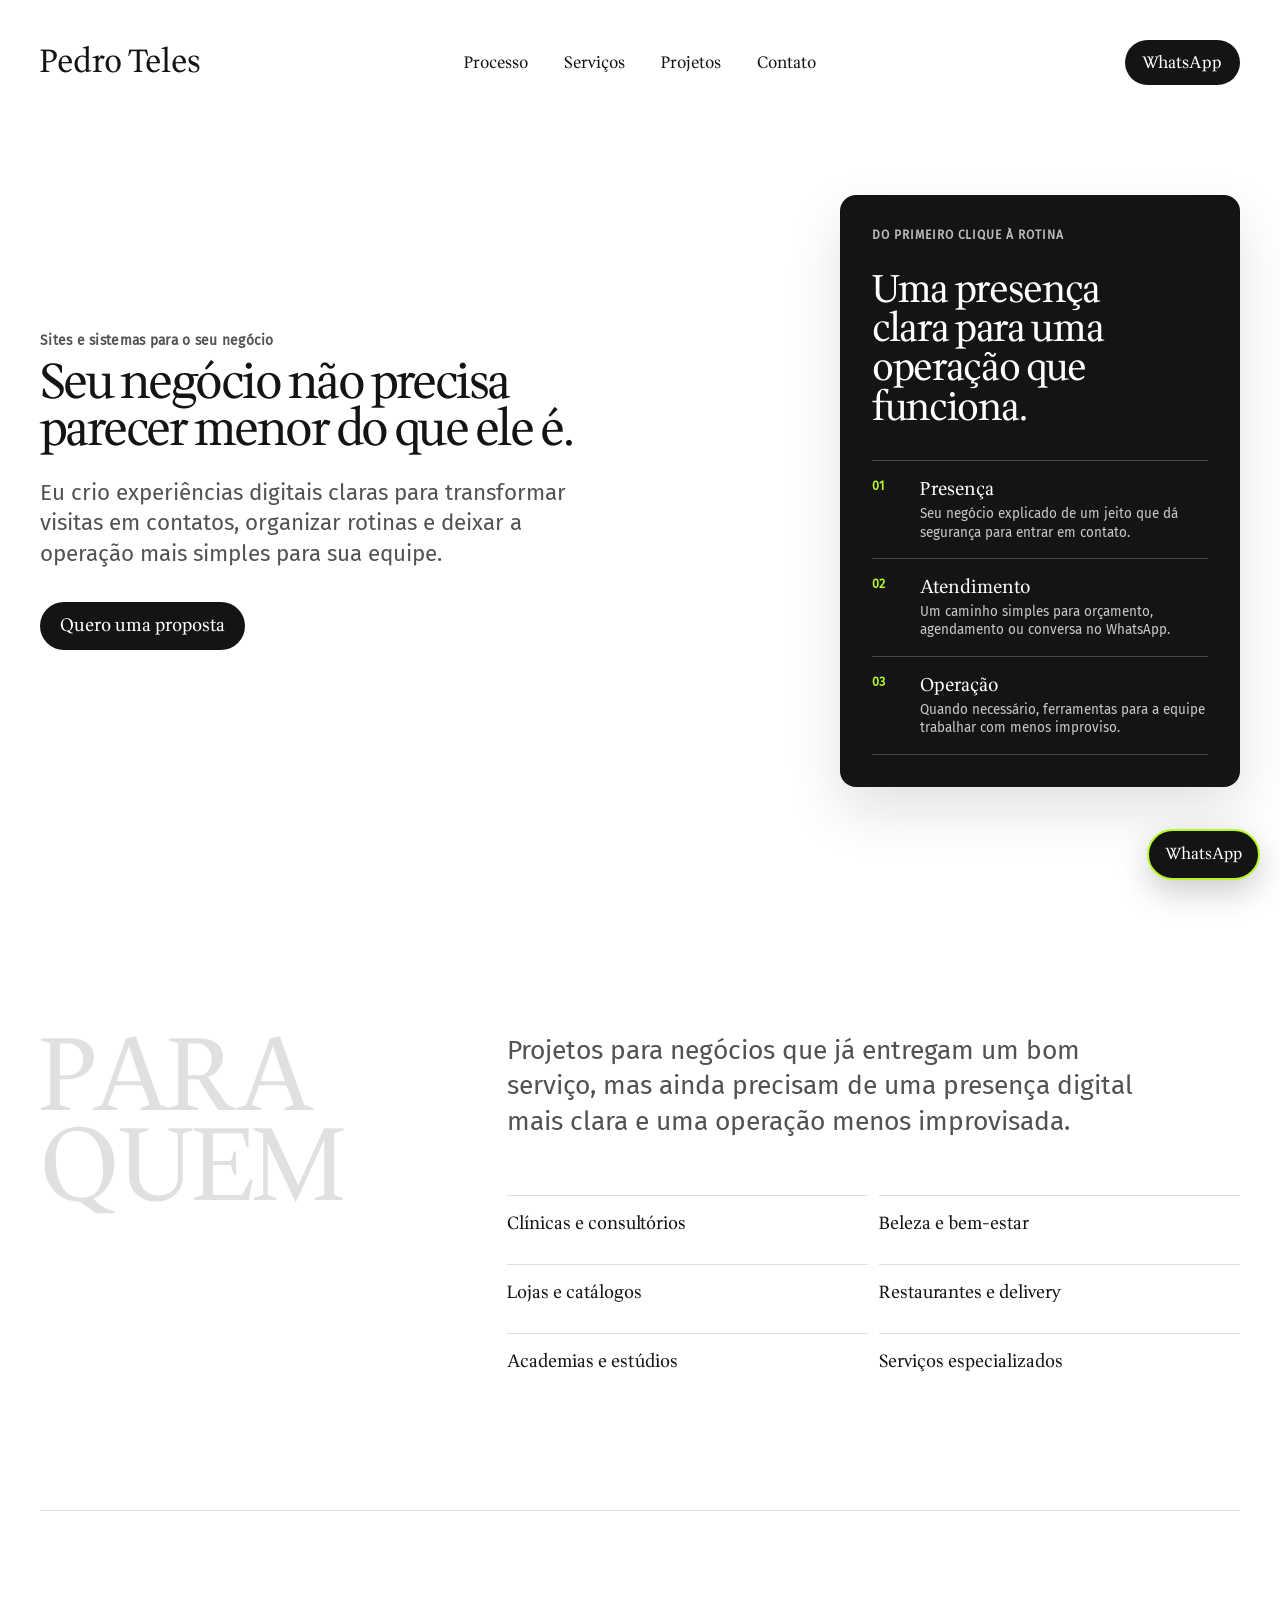
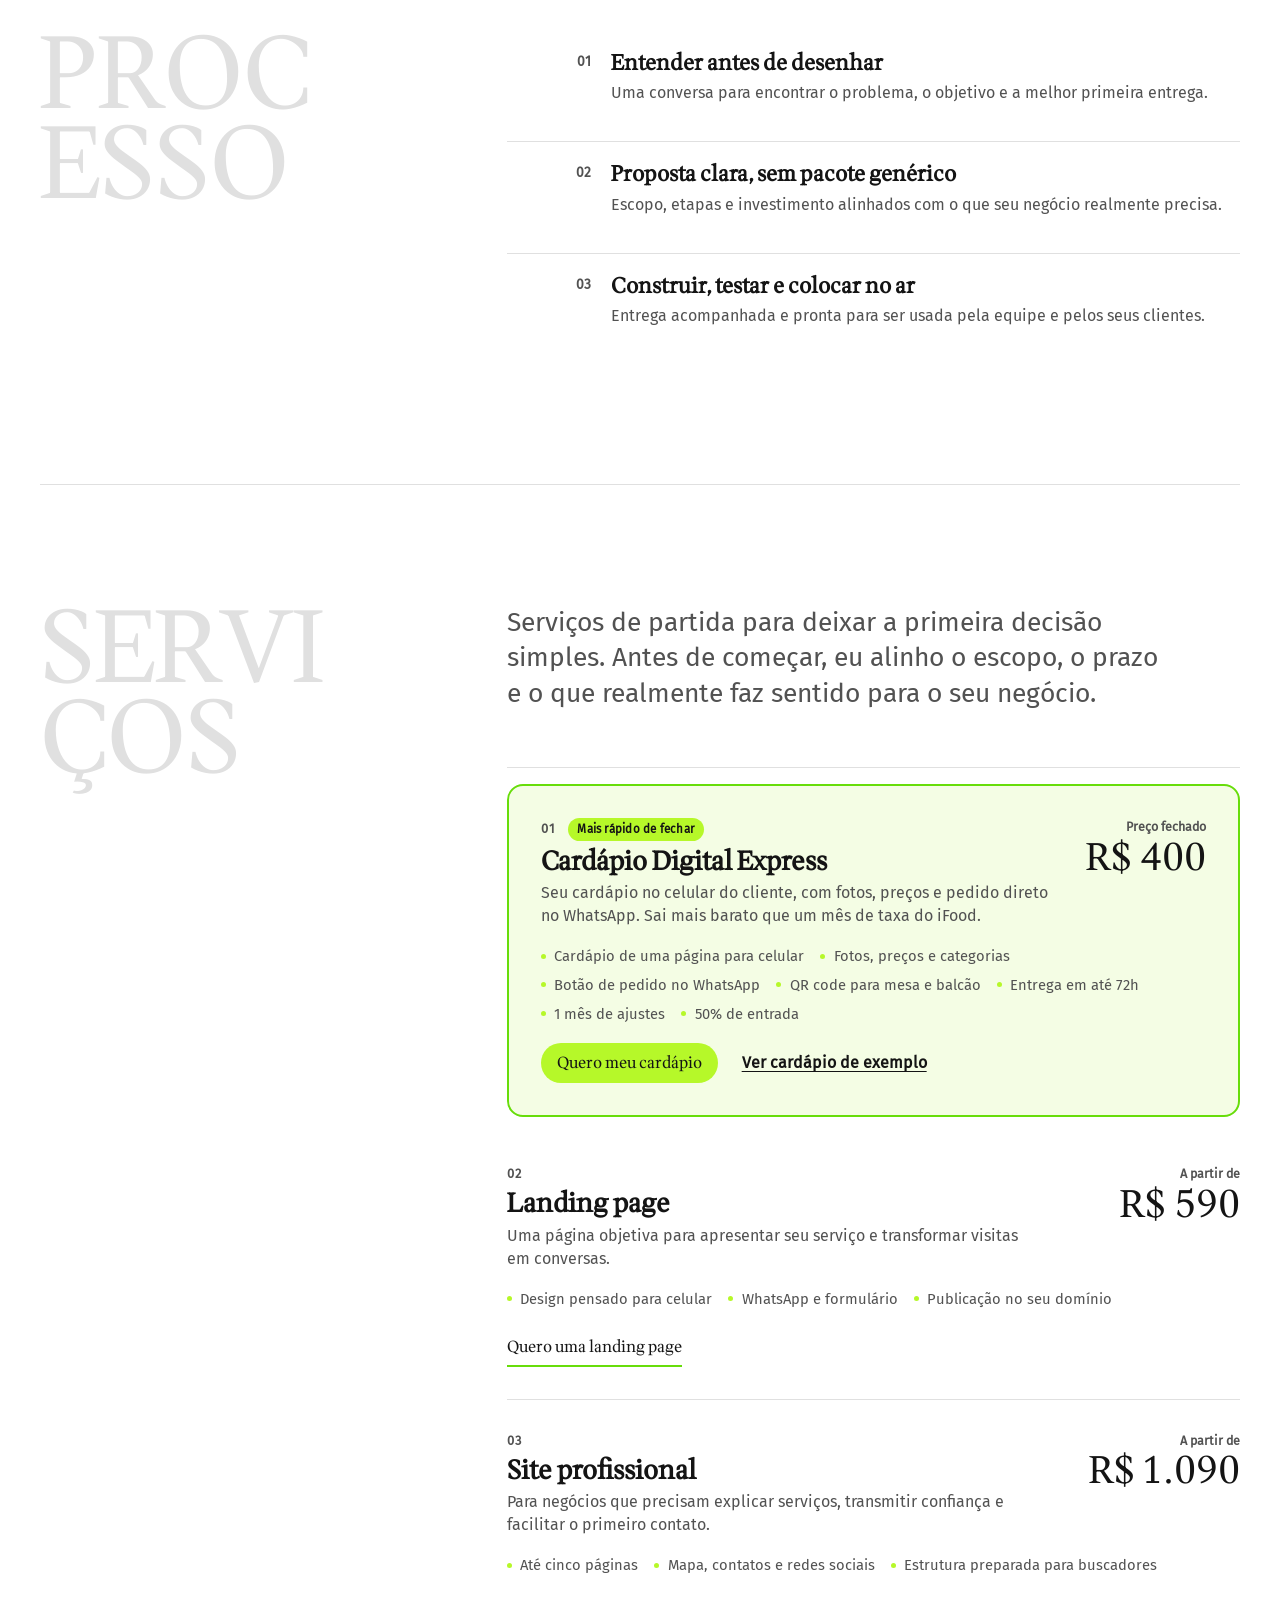
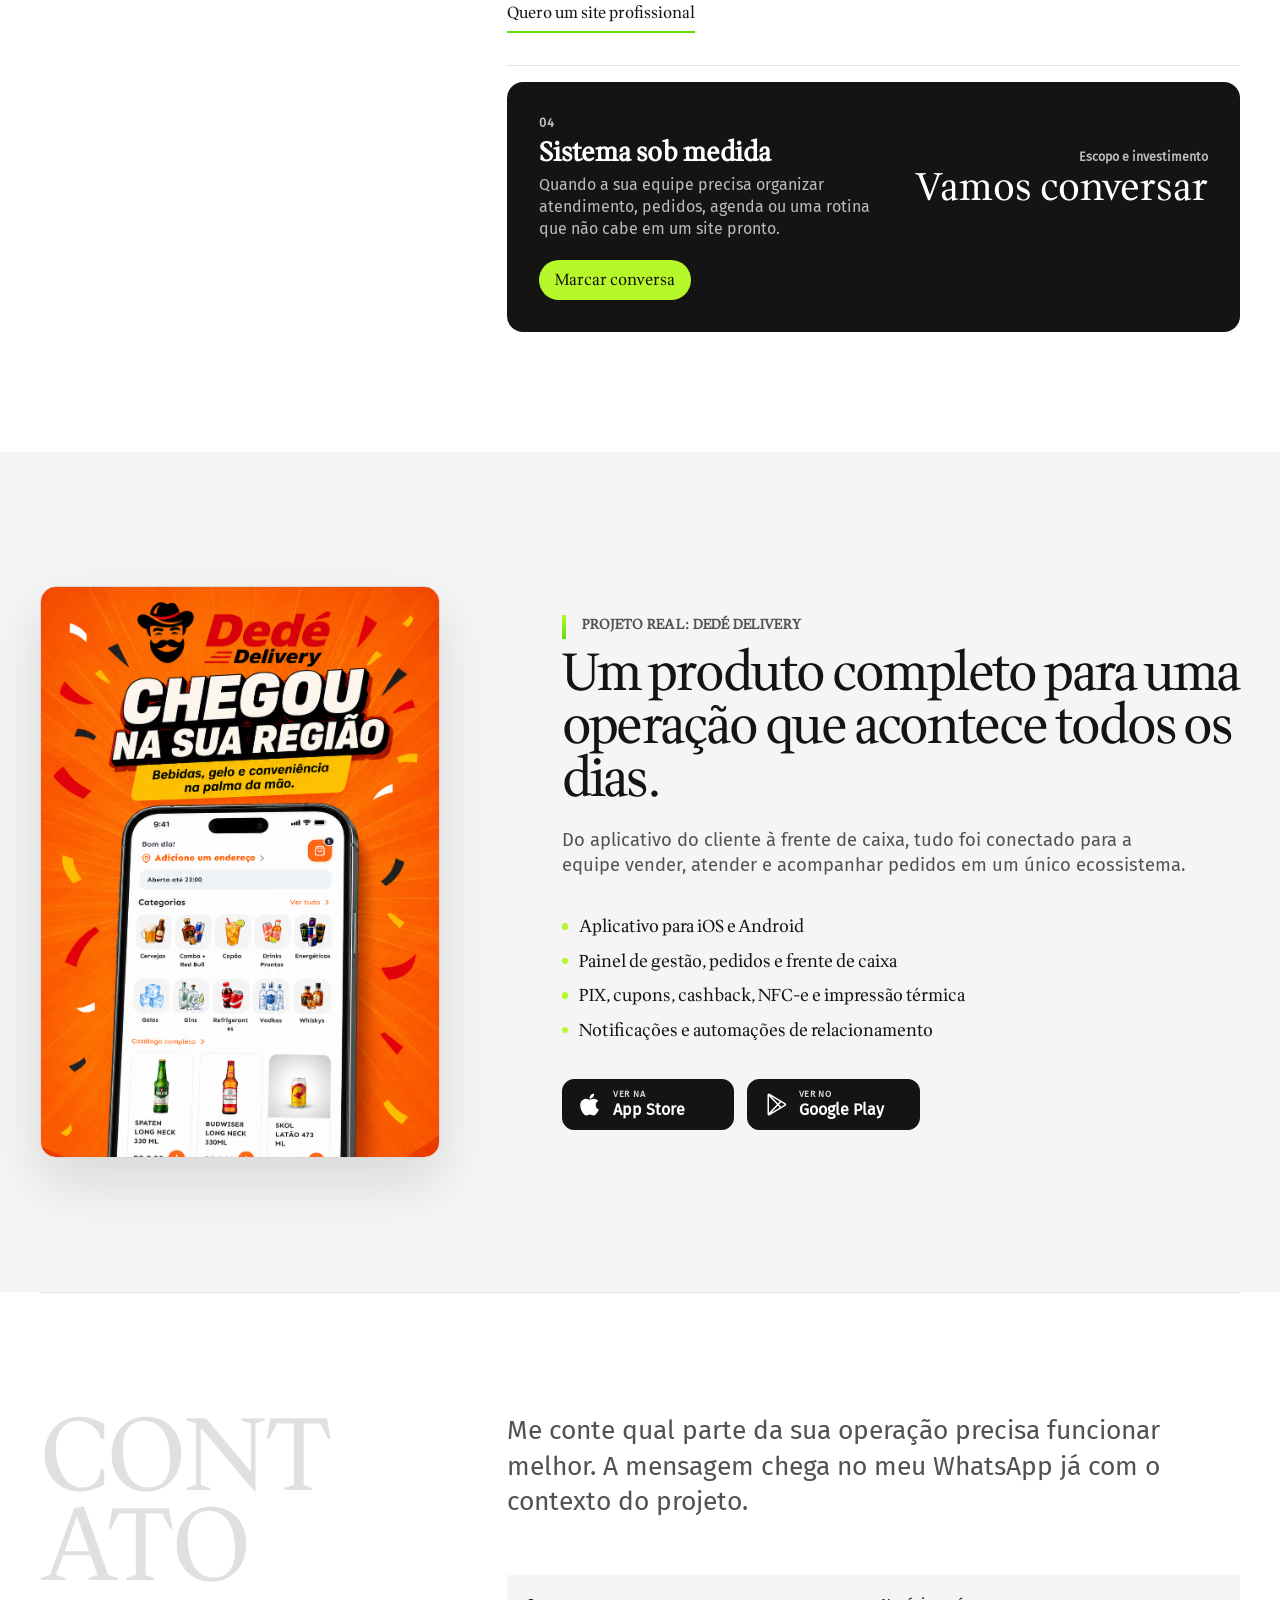
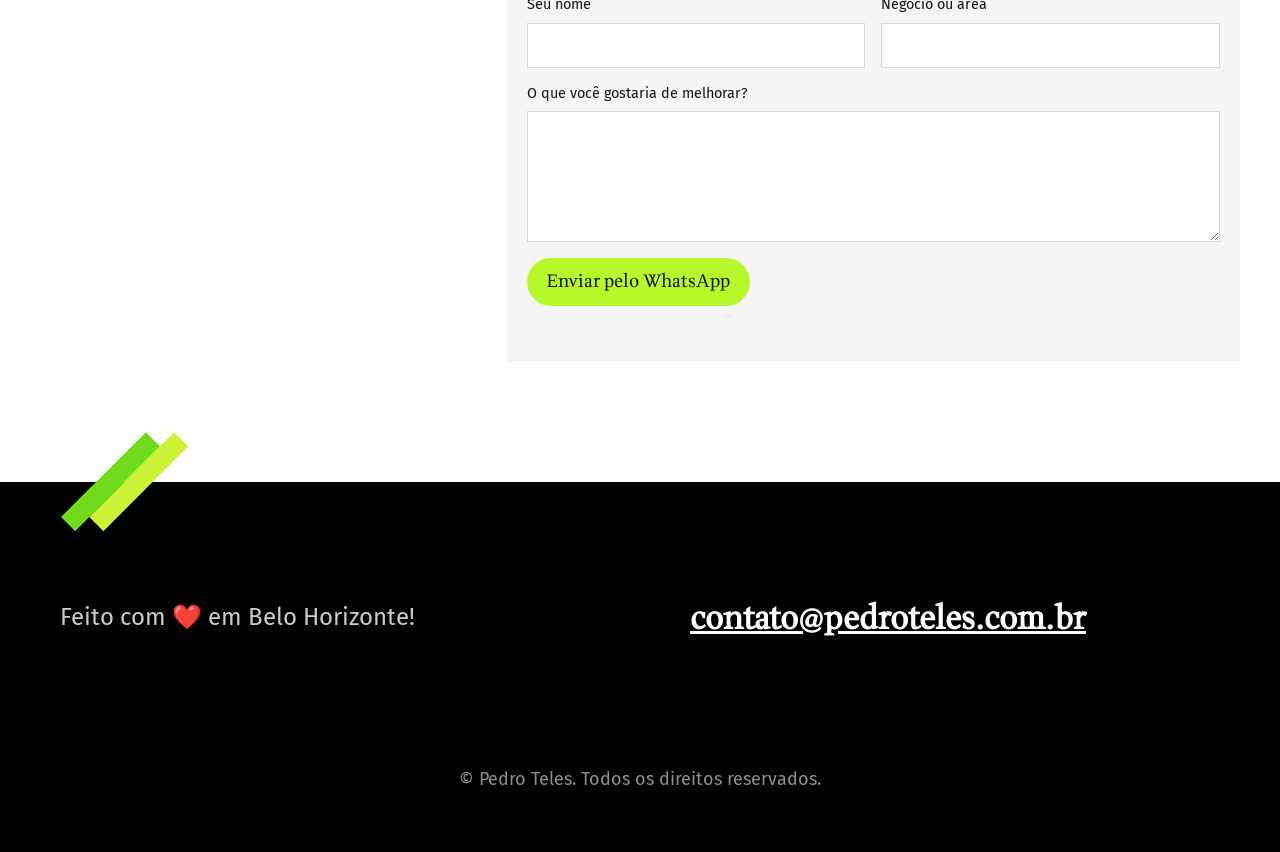
<file: sites/negocios-locais/index.html>
<!doctype html>
<html lang="pt-BR">
  <head>
    <meta charset="UTF-8" />
    <meta name="viewport" content="width=device-width, initial-scale=1.0" />
    <meta
      name="description"
      content="Pedro Teles cria sites, landing pages e sistemas sob medida para negócios locais venderem melhor e trabalharem com mais organização."
    />
    <link rel="icon" href="./favicon.svg" type="image/svg+xml" />
    <link rel="canonical" href="https://negocios.pedroteles.com.br/" />
    <meta property="og:locale" content="pt_BR" />
    <meta property="og:title" content="Pedro Teles | Sites e sistemas para o seu negócio" />
    <meta
      property="og:description"
      content="Sites que apresentam seu negócio, organizam o atendimento e transformam visitas em oportunidades."
    />
    <meta property="og:type" content="website" />
    <meta property="og:url" content="https://negocios.pedroteles.com.br/" />
    <meta name="twitter:card" content="summary" />
    <meta name="twitter:title" content="Pedro Teles | Sites e sistemas para o seu negócio" />
    <meta
      name="twitter:description"
      content="Sites que apresentam seu negócio, organizam o atendimento e transformam visitas em oportunidades."
    />
    <title>Pedro Teles | Sites e sistemas para o seu negócio</title>
    <link rel="stylesheet" href="./styles.css" />
    <script src="./script.js" defer></script>
  </head>
  <body>
    <a class="skip-link" href="#conteudo">Ir para o conteúdo</a>

    <header class="header">
      <a class="site-name" href="#inicio" aria-label="Pedro Teles, início">Pedro Teles</a>
      <nav aria-label="Navegação principal">
        <a href="#processo">Processo</a>
        <a href="#servicos">Serviços</a>
        <a href="#projeto">Projetos</a>
        <a href="#contato">Contato</a>
      </nav>
      <a class="header-contact" href="https://wa.me/5531986628694?text=Olá%2C%20Pedro.%20Quero%20conversar%20sobre%20um%20projeto." target="_blank" rel="noreferrer">WhatsApp</a>
    </header>

    <main id="conteudo">
      <section class="intro container" id="inicio">
        <div class="intro-copy reveal">
          <p class="overline">Sites e sistemas para o seu negócio</p>
          <h1>Seu negócio não precisa parecer menor do que ele é.</h1>
          <p class="intro-text">
            Eu crio experiências digitais claras para transformar visitas em contatos, organizar
            rotinas e deixar a operação mais simples para sua equipe.
          </p>
          <a class="primary-button" href="#contato">Quero uma proposta</a>
        </div>
        <aside class="intro-panel reveal" aria-labelledby="intro-panel-title">
          <p class="intro-panel-label">Do primeiro clique à rotina</p>
          <h2 id="intro-panel-title">Uma presença clara para uma operação que funciona.</h2>
          <ol class="intro-panel-list">
            <li>
              <span>01</span>
              <div>
                <strong>Presença</strong>
                <p>Seu negócio explicado de um jeito que dá segurança para entrar em contato.</p>
              </div>
            </li>
            <li>
              <span>02</span>
              <div>
                <strong>Atendimento</strong>
                <p>Um caminho simples para orçamento, agendamento ou conversa no WhatsApp.</p>
              </div>
            </li>
            <li>
              <span>03</span>
              <div>
                <strong>Operação</strong>
                <p>Quando necessário, ferramentas para a equipe trabalhar com menos improviso.</p>
              </div>
            </li>
          </ol>
        </aside>
      </section>

      <section class="fit container" aria-labelledby="fit-title">
        <h2 class="section-title" id="fit-title">Para quem</h2>
        <div class="fit-content">
          <p class="section-lead">
            Projetos para negócios que já entregam um bom serviço, mas ainda precisam de uma
            presença digital mais clara e uma operação menos improvisada.
          </p>
          <ul class="fit-list">
            <li>Clínicas e consultórios</li>
            <li>Beleza e bem-estar</li>
            <li>Lojas e catálogos</li>
            <li>Restaurantes e delivery</li>
            <li>Academias e estúdios</li>
            <li>Serviços especializados</li>
          </ul>
        </div>
      </section>

      <section class="process container" id="processo" aria-labelledby="process-title">
        <h2 class="section-title" id="process-title">Processo</h2>
        <ol class="process-list">
          <li class="reveal">
            <span>01</span>
            <div>
              <h3>Entender antes de desenhar</h3>
              <p>Uma conversa para encontrar o problema, o objetivo e a melhor primeira entrega.</p>
            </div>
          </li>
          <li class="reveal">
            <span>02</span>
            <div>
              <h3>Proposta clara, sem pacote genérico</h3>
              <p>Escopo, etapas e investimento alinhados com o que seu negócio realmente precisa.</p>
            </div>
          </li>
          <li class="reveal">
            <span>03</span>
            <div>
              <h3>Construir, testar e colocar no ar</h3>
              <p>Entrega acompanhada e pronta para ser usada pela equipe e pelos seus clientes.</p>
            </div>
          </li>
        </ol>
      </section>

      <section class="pricing container" id="servicos" aria-labelledby="pricing-title">
        <h2 class="section-title" id="pricing-title">Serviços</h2>
        <div class="pricing-content">
          <p class="section-lead">
            Serviços de partida para deixar a primeira decisão simples. Antes de começar, eu alinho
            o escopo, o prazo e o que realmente faz sentido para o seu negócio.
          </p>
          <div class="pricing-list">
            <article class="pricing-plan pricing-plan-featured reveal">
              <div>
                <p class="pricing-number">01 <span class="pricing-badge">Mais rápido de fechar</span></p>
                <h3>Cardápio Digital Express</h3>
                <p>
                  Seu cardápio no celular do cliente, com fotos, preços e pedido direto no
                  WhatsApp. Sai mais barato que um mês de taxa do iFood.
                </p>
              </div>
              <p class="pricing-price"><span>Preço fechado</span><strong>R$ 400</strong></p>
              <ul class="pricing-features">
                <li>Cardápio de uma página para celular</li>
                <li>Fotos, preços e categorias</li>
                <li>Botão de pedido no WhatsApp</li>
                <li>QR code para mesa e balcão</li>
                <li>Entrega em até 72h</li>
                <li>1 mês de ajustes</li>
                <li>50% de entrada</li>
              </ul>
              <div class="pricing-actions">
                <a
                  class="pricing-cta"
                  href="https://wa.me/5531986628694?text=Olá%2C%20Pedro.%20Tenho%20interesse%20no%20Cardápio%20Digital%20Express."
                  target="_blank"
                  rel="noreferrer"
                >Quero meu cardápio</a>
                <a class="pricing-demo" href="./demo-cardapio/">Ver cardápio de exemplo</a>
              </div>
            </article>

            <article class="pricing-plan reveal">
              <div>
                <p class="pricing-number">02</p>
                <h3>Landing page</h3>
                <p>
                  Uma página objetiva para apresentar seu serviço e transformar visitas em
                  conversas.
                </p>
              </div>
              <p class="pricing-price"><span>A partir de</span><strong>R$ 590</strong></p>
              <ul class="pricing-features">
                <li>Design pensado para celular</li>
                <li>WhatsApp e formulário</li>
                <li>Publicação no seu domínio</li>
              </ul>
              <a
                class="pricing-cta"
                href="https://wa.me/5531986628694?text=Olá%2C%20Pedro.%20Tenho%20interesse%20no%20plano%20Landing%20page."
                target="_blank"
                rel="noreferrer"
              >Quero uma landing page</a>
            </article>

            <article class="pricing-plan reveal">
              <div>
                <p class="pricing-number">03</p>
                <h3>Site profissional</h3>
                <p>
                  Para negócios que precisam explicar serviços, transmitir confiança e facilitar o
                  primeiro contato.
                </p>
              </div>
              <p class="pricing-price"><span>A partir de</span><strong>R$ 1.090</strong></p>
              <ul class="pricing-features">
                <li>Até cinco páginas</li>
                <li>Mapa, contatos e redes sociais</li>
                <li>Estrutura preparada para buscadores</li>
              </ul>
              <a
                class="pricing-cta"
                href="https://wa.me/5531986628694?text=Olá%2C%20Pedro.%20Tenho%20interesse%20no%20plano%20Site%20profissional."
                target="_blank"
                rel="noreferrer"
              >Quero um site profissional</a>
            </article>

            <article class="pricing-plan pricing-plan-custom reveal">
              <div>
                <p class="pricing-number">04</p>
                <h3>Sistema sob medida</h3>
                <p>
                  Quando a sua equipe precisa organizar atendimento, pedidos, agenda ou uma rotina
                  que não cabe em um site pronto.
                </p>
              </div>
              <p class="pricing-price"><span>Escopo e investimento</span><strong>Vamos conversar</strong></p>
              <a
                class="pricing-cta"
                href="https://wa.me/5531986628694?text=Olá%2C%20Pedro.%20Quero%20conversar%20sobre%20um%20sistema%20sob%20medida."
                target="_blank"
                rel="noreferrer"
              >Marcar conversa</a>
            </article>
          </div>
        </div>
      </section>

      <section class="project" id="projeto" aria-labelledby="project-title">
        <div class="project-container container">
          <figure class="project-case reveal">
            <div class="project-case-media">
              <img
                src="./cases/dede-delivery-home.png"
                alt="Tela inicial do aplicativo Dedé Delivery desenvolvido por Pedro Teles"
                width="941"
                height="1672"
              />
            </div>
          </figure>
          <div class="project-content">
            <p class="project-label">Projeto real: Dedé Delivery</p>
            <h2 id="project-title">Um produto completo para uma operação que acontece todos os dias.</h2>
            <p class="project-text">
              Do aplicativo do cliente à frente de caixa, tudo foi conectado para a equipe vender,
              atender e acompanhar pedidos em um único ecossistema.
            </p>
            <ul class="project-features">
              <li>Aplicativo para iOS e Android</li>
              <li>Painel de gestão, pedidos e frente de caixa</li>
              <li>PIX, cupons, cashback, NFC-e e impressão térmica</li>
              <li>Notificações e automações de relacionamento</li>
            </ul>
            <div class="project-links" aria-label="Lojas do aplicativo Dedé Delivery">
              <a
                class="store-badge"
                href="https://apps.apple.com/br/app/ded%C3%A9-delivery/id6779973140"
                target="_blank"
                rel="noreferrer"
              >
                <img src="./assets/store/apple.svg" alt="" width="24" height="28" />
                <span>
                  <small>VER NA</small>
                  <strong>App Store</strong>
                </span>
              </a>
              <a
                class="store-badge"
                href="https://play.google.com/store/apps/details?id=com.pedroteles.dededelivery"
                target="_blank"
                rel="noreferrer"
              >
                <img src="./assets/store/google-play.svg" alt="" width="25" height="25" />
                <span>
                  <small>VER NO</small>
                  <strong>Google Play</strong>
                </span>
              </a>
            </div>
          </div>
        </div>
      </section>

      <section class="contact-section container" id="contato" aria-labelledby="contact-title">
        <h2 class="section-title" id="contact-title">Contato</h2>
        <div class="contact-content">
          <p class="section-lead">
            Me conte qual parte da sua operação precisa funcionar melhor. A mensagem chega no meu
            WhatsApp já com o contexto do projeto.
          </p>
          <form class="contact-form" id="contact-form">
            <div class="form-row">
              <label for="name">Seu nome</label>
              <input id="name" name="name" type="text" autocomplete="name" required />
            </div>
            <div class="form-row">
              <label for="business">Negócio ou área</label>
              <input id="business" name="business" type="text" required />
            </div>
            <div class="form-row form-row-full">
              <label for="message">O que você gostaria de melhorar?</label>
              <textarea id="message" name="message" rows="4" required></textarea>
            </div>
            <button class="primary-button" type="submit">Enviar pelo WhatsApp</button>
            <p class="form-status" id="form-status" aria-live="polite"></p>
          </form>
        </div>
      </section>
    </main>

    <footer class="footer">
      <div class="footer-container">
        <p class="footer-texto">Feito com ❤️ em Belo Horizonte!</p>
        <ul class="footer-contato">
          <li><a href="mailto:contato@pedroteles.com.br">contato@pedroteles.com.br</a></li>
        </ul>
        <p class="footer-copy">© Pedro Teles. Todos os direitos reservados.</p>
      </div>
    </footer>

    <a
      class="whatsapp-float"
      href="https://wa.me/5531986628694?text=Olá%2C%20Pedro.%20Quero%20conversar%20sobre%20um%20projeto."
      target="_blank"
      rel="noreferrer"
      aria-label="Falar com Pedro Teles pelo WhatsApp"
    >WhatsApp</a>
  </body>
</html>
</file>
<file: sites/negocios-locais/styles.css>
@font-face {
  font-family: "Wittgenstein";
  src: url("./assets/fonts/Wittgenstein.ttf") format("truetype");
  font-style: normal;
  font-weight: 400;
}

@font-face {
  font-family: "Fira Sans";
  src: url("./assets/fonts/FiraSans-Regular.ttf") format("truetype");
  font-style: normal;
  font-weight: 400;
}

:root {
  --ink: #141414;
  --charcoal: #2f2f2f;
  --body: #525252;
  --soft: #f5f5f5;
  --gray: #e0e0e0;
  --lime: #b6f829;
  --lime-dark: #67dd0a;
  --white: #ffffff;
}

* {
  box-sizing: border-box;
}

html {
  scroll-behavior: smooth;
}

body {
  margin: 0;
  color: var(--ink);
  background: var(--white);
  font-family: "Fira Sans", Arial, sans-serif;
  line-height: 1.4;
}

a {
  color: inherit;
}

button,
input,
textarea {
  font: inherit;
}

button {
  cursor: pointer;
}

h1,
h2,
h3,
p {
  margin: 0;
}

h1,
h2,
h3,
.site-name,
.header nav a,
.primary-button,
.project-label,
.project-features,
.service-card h3,
.process-list h3 {
  font-family: "Wittgenstein", Georgia, serif;
}

img {
  display: block;
  max-width: 100%;
}

.skip-link {
  position: fixed;
  top: 1rem;
  left: 1rem;
  z-index: 20;
  padding: 0.75rem 1rem;
  color: var(--white);
  background: var(--ink);
  border-radius: 0.25rem;
  transform: translateY(-180%);
}

.skip-link:focus {
  transform: translateY(0);
}

.header,
.container {
  width: min(calc(100% - 2.5rem), 1200px);
  margin: 0 auto;
}

.header {
  display: grid;
  grid-template-columns: 1fr auto 1fr;
  align-items: center;
  gap: 1.5rem;
  padding: 2.5rem 0;
}

.site-name {
  width: fit-content;
  color: var(--ink);
  font-size: 2rem;
  line-height: 1;
  text-decoration: none;
}

.header nav {
  display: flex;
  justify-content: center;
  gap: 0.55rem;
}

.header nav a,
.header-contact {
  position: relative;
  display: block;
  padding: 0.65rem 0.85rem;
  font-size: 1.03rem;
  text-decoration: none;
}

.header nav a::after {
  position: absolute;
  right: 0.85rem;
  bottom: 0.35rem;
  left: 0.85rem;
  height: 2px;
  background: var(--ink);
  content: "";
  transform: scaleX(0);
  transform-origin: left;
  transition: transform 180ms ease;
}

.header nav a:hover::after,
.header nav a:focus-visible::after {
  transform: scaleX(1);
}

.header-contact {
  justify-self: end;
  padding: 0.68rem 1.1rem;
  color: var(--white);
  background: var(--ink);
  border-radius: 2rem;
  font-family: "Wittgenstein", Georgia, serif;
}

.header-contact:hover,
.primary-button:hover {
  background: var(--charcoal);
  transform: scale(1.04);
}

.container {
  display: grid;
  grid-template-columns: minmax(0, 1fr) minmax(0, 2fr);
  gap: clamp(3rem, 8vw, 6.25rem);
  padding: clamp(5rem, 10vw, 7.5rem) 0;
}

.intro {
  grid-template-columns: minmax(0, 1.35fr) minmax(19rem, 0.85fr);
  align-items: center;
  min-height: calc(100svh - 7rem);
  padding-top: clamp(2.75rem, 5vw, 4.5rem);
}

.overline,
.project-label,
.service-card > span,
.process-list > li > span {
  color: var(--body);
  font-size: 0.86rem;
  font-weight: 700;
  letter-spacing: 0.02em;
}

.intro-copy {
  position: relative;
  max-width: 45rem;
  min-width: 0;
}

.intro-copy h1 {
  margin: 0.6rem 0 1.5rem;
  max-width: 21ch;
  font-size: clamp(3rem, 3.8vw, 4.35rem);
  font-weight: 400;
  line-height: 0.96;
  letter-spacing: -0.052em;
}

.intro-text {
  max-width: 35rem;
  margin-bottom: 2rem;
  color: var(--body);
  font-size: clamp(1.15rem, 2vw, 1.4rem);
  line-height: 1.38;
}

.intro-panel {
  justify-self: end;
  width: min(100%, 25rem);
  padding: 2rem;
  color: var(--white);
  background: var(--ink);
  border-radius: 1rem;
  box-shadow: 0 1.5rem 3.5rem rgb(20 20 20 / 12%);
}

.intro-panel-label {
  margin-bottom: 1.7rem;
  color: #bcbcbc;
  font-size: 0.75rem;
  font-weight: 700;
  letter-spacing: 0.08em;
  text-transform: uppercase;
}

.intro-panel h2 {
  max-width: 12ch;
  margin-bottom: 2rem;
  font-size: clamp(2rem, 3vw, 2.65rem);
  font-weight: 400;
  line-height: 1.02;
  letter-spacing: -0.035em;
}

.intro-panel-list {
  padding: 0;
  margin: 0;
  list-style: none;
  border-top: 1px solid #494949;
}

.intro-panel-list li {
  display: grid;
  grid-template-columns: 2.3rem 1fr;
  gap: 0.7rem;
  padding: 1rem 0;
  border-bottom: 1px solid #494949;
}

.intro-panel-list > li > span {
  color: var(--lime);
  font-size: 0.78rem;
  font-weight: 700;
}

.intro-panel-list strong {
  display: block;
  margin-bottom: 0.18rem;
  font-family: "Wittgenstein", Georgia, serif;
  font-size: 1.15rem;
  font-weight: 400;
}

.intro-panel-list p {
  color: #c9c9c9;
  font-size: 0.84rem;
  line-height: 1.35;
}

.primary-button {
  display: inline-flex;
  align-items: center;
  justify-content: center;
  min-height: 3rem;
  padding: 0.65rem 1.25rem;
  color: var(--white);
  background: var(--ink);
  border: 0;
  border-radius: 2rem;
  font-size: 1.12rem;
  line-height: 1;
  text-decoration: none;
  transition: background 180ms ease, transform 180ms ease;
}

.section-title {
  max-width: 5.4ch;
  color: var(--gray);
  font-size: clamp(4rem, 8vw, 7rem);
  font-weight: 400;
  line-height: 0.88;
  text-transform: uppercase;
  word-break: break-all;
}

.services-content,
.fit-content {
  min-width: 0;
}

.section-lead {
  max-width: 41rem;
  margin-bottom: 3.5rem;
  color: var(--body);
  font-size: clamp(1.25rem, 2.7vw, 1.65rem);
  line-height: 1.34;
}

.service-list {
  border-top: 1px solid var(--gray);
}

.service-card {
  display: grid;
  grid-template-columns: 4.5rem 1fr;
  gap: 1.25rem;
  padding: 1.5rem 0;
  border-bottom: 1px solid var(--gray);
}

.service-card > span {
  grid-row: 1 / span 2;
  color: var(--body);
  text-align: left;
}

.service-card h3 {
  margin-bottom: 0.6rem;
  font-size: 1.5rem;
  line-height: 1.05;
}

.service-card p {
  grid-column: 2;
  color: var(--body);
  font-size: 0.95rem;
}

.project {
  color: var(--ink);
  background: var(--soft);
}

.project-container {
  grid-template-columns: minmax(0, 1.15fr) minmax(0, 1.85fr);
  align-items: center;
  padding-top: clamp(6rem, 12vw, 8.4rem);
  padding-bottom: clamp(6rem, 12vw, 8.4rem);
}

.project-case {
  justify-self: start;
  width: min(100%, 25rem);
  margin: 0;
}

.project-case-media {
  overflow: hidden;
  aspect-ratio: 0.7;
  background: var(--white);
  border: 1px solid #d8d8d8;
  border-radius: 1rem;
  box-shadow: 0 1.5rem 3.5rem rgb(20 20 20 / 12%);
}

.project-case-media img {
  width: 100%;
  height: 100%;
  object-fit: cover;
  object-position: center top;
}

.project-content {
  min-width: 0;
}

.project-label {
  position: relative;
  display: block;
  margin-bottom: 0.9rem;
  padding-left: 1.25rem;
  color: var(--body);
  font-family: "Wittgenstein", Georgia, serif;
  text-transform: uppercase;
}

.project-label::before {
  position: absolute;
  top: 0.04rem;
  left: 0;
  width: 0.25rem;
  height: 1.45rem;
  background: linear-gradient(var(--lime), var(--lime-dark));
  content: "";
}

.project-content h2 {
  max-width: 48rem;
  margin-bottom: 1.25rem;
  font-size: clamp(2rem, 4.2vw, 3.25rem);
  font-weight: 400;
  line-height: 1.02;
  letter-spacing: -0.04em;
}

.project-text {
  max-width: 39rem;
  color: var(--body);
  font-size: 1.15rem;
}

.project-features {
  display: grid;
  gap: 0.65rem;
  padding: 0;
  margin: 2.25rem 0;
  list-style: none;
}

.project-features li {
  position: relative;
  padding-left: 1.1rem;
  color: var(--ink);
  font-size: 1.08rem;
}

.project-features li::before {
  position: absolute;
  top: 0.5rem;
  left: 0;
  width: 0.42rem;
  height: 0.42rem;
  background: var(--lime);
  border-radius: 50%;
  content: "";
}

.project-links {
  display: flex;
  flex-wrap: wrap;
  gap: 0.8rem;
}

.store-badge {
  display: inline-grid;
  grid-template-columns: 1.55rem auto;
  align-items: center;
  gap: 0.7rem;
  min-width: 10.8rem;
  padding: 0.65rem 0.9rem;
  color: var(--white);
  background: var(--ink);
  border: 1px solid var(--ink);
  border-radius: 0.75rem;
  font-family: "Fira Sans", Arial, sans-serif;
  line-height: 1;
  text-decoration: none;
  transition: background 180ms ease, transform 180ms ease;
}

.store-badge img {
  width: 1.55rem;
  height: 1.55rem;
  object-fit: contain;
}

.store-badge span {
  display: grid;
  gap: 0.18rem;
}

.store-badge small {
  color: #d6d6d6;
  font-size: 0.56rem;
  font-weight: 700;
  letter-spacing: 0.08em;
}

.store-badge strong {
  color: var(--white);
  font-size: 1rem;
  font-weight: 700;
}

.store-badge:hover {
  color: var(--white);
  background: var(--charcoal);
  transform: translateY(-0.15rem);
}

.store-badge:active {
  transform: translateY(0);
}

.fit {
  align-items: start;
}

.fit-list {
  display: grid;
  grid-template-columns: repeat(2, minmax(0, 1fr));
  gap: 0.7rem;
  padding: 0;
  margin: 0;
  list-style: none;
}

.fit-list li {
  padding: 1rem 0;
  border-top: 1px solid var(--gray);
  font-family: "Wittgenstein", Georgia, serif;
  font-size: 1.1rem;
}

.process {
  align-items: start;
  border-top: 1px solid var(--gray);
}

.process-list {
  display: grid;
  gap: 0;
  padding: 0;
  margin: 0;
  list-style: none;
}

.process-list > li {
  display: grid;
  grid-template-columns: 5.3rem 1fr;
  gap: 1.25rem;
  padding: 1.3rem 0 2.3rem;
}

.process-list > li + li {
  border-top: 1px solid var(--gray);
}

.process-list > li > span {
  color: var(--body);
  text-align: right;
}

.process-list h3 {
  margin-bottom: 0.45rem;
  font-size: 1.35rem;
  line-height: 1.07;
}

.process-list p {
  color: var(--body);
}

.pricing {
  align-items: start;
  border-top: 1px solid var(--gray);
}

.pricing-content {
  min-width: 0;
}

.pricing-list {
  border-top: 1px solid var(--gray);
}

.pricing-plan {
  display: grid;
  grid-template-columns: minmax(0, 1fr) auto;
  gap: 1.2rem 2rem;
  padding: 2rem 0;
  border-bottom: 1px solid var(--gray);
}

.pricing-number {
  margin-bottom: 0.45rem;
  color: var(--body);
  font-size: 0.8rem;
  font-weight: 700;
  letter-spacing: 0.08em;
}

.pricing-plan h3 {
  margin-bottom: 0.45rem;
  font-size: 1.65rem;
  line-height: 1.04;
}

.pricing-plan > div > p:last-child {
  max-width: 33rem;
  color: var(--body);
}

.pricing-price {
  display: grid;
  align-content: start;
  justify-items: end;
  gap: 0.2rem;
  margin: 0;
  text-align: right;
}

.pricing-price span {
  color: var(--body);
  font-size: 0.78rem;
  font-weight: 700;
}

.pricing-price strong {
  font-family: "Wittgenstein", Georgia, serif;
  font-size: clamp(1.8rem, 3vw, 2.45rem);
  font-weight: 400;
  line-height: 1;
}

.pricing-features {
  display: flex;
  grid-column: 1 / -1;
  flex-wrap: wrap;
  gap: 0.5rem 1rem;
  padding: 0;
  margin: 0;
  list-style: none;
}

.pricing-features li {
  position: relative;
  padding-left: 0.85rem;
  color: var(--body);
  font-size: 0.92rem;
}

.pricing-features li::before {
  position: absolute;
  top: 0.45rem;
  left: 0;
  width: 0.32rem;
  height: 0.32rem;
  background: var(--lime);
  border-radius: 50%;
  content: "";
}

.pricing-cta {
  justify-self: start;
  padding: 0.62rem 0;
  color: var(--ink);
  border-bottom: 2px solid var(--lime-dark);
  font-family: "Wittgenstein", Georgia, serif;
  font-size: 1rem;
  line-height: 1;
  text-decoration: none;
  transition: color 180ms ease, border-color 180ms ease;
}

.pricing-cta:hover {
  color: var(--lime-dark);
  border-color: var(--ink);
}

.pricing-plan-custom {
  align-items: center;
  padding: 2rem;
  margin-top: 1rem;
  color: var(--white);
  background: var(--ink);
  border: 0;
  border-radius: 1rem;
}

.pricing-plan-custom .pricing-number,
.pricing-plan-custom .pricing-price span,
.pricing-plan-custom > div > p:last-child {
  color: #bcbcbc;
}

.pricing-plan-custom .pricing-price strong {
  color: var(--white);
}

.pricing-plan-custom .pricing-cta {
  padding: 0.75rem 1rem;
  color: var(--ink);
  background: var(--lime);
  border: 0;
  border-radius: 2rem;
}

.pricing-plan-custom .pricing-cta:hover {
  color: var(--ink);
  background: var(--lime-dark);
}

.pricing-plan-featured {
  padding: 2rem;
  margin: 1rem 0;
  background: #f4fde4;
  border: 2px solid var(--lime-dark);
  border-radius: 1rem;
}

.pricing-badge {
  display: inline-block;
  margin-left: 0.5rem;
  padding: 0.2rem 0.6rem;
  color: var(--ink);
  background: var(--lime);
  border-radius: 2rem;
  font-size: 0.72rem;
  letter-spacing: 0.02em;
}

.pricing-actions {
  display: flex;
  grid-column: 1 / -1;
  flex-wrap: wrap;
  align-items: center;
  gap: 0.75rem 1.5rem;
}

.pricing-plan-featured .pricing-cta {
  padding: 0.75rem 1rem;
  background: var(--lime);
  border: 0;
  border-radius: 2rem;
}

.pricing-plan-featured .pricing-cta:hover {
  color: var(--ink);
  background: var(--lime-dark);
}

.pricing-demo {
  color: var(--ink);
  font-weight: 700;
  text-underline-offset: 0.2em;
}

.contact-section {
  align-items: start;
  border-top: 1px solid var(--gray);
}

.contact-content {
  min-width: 0;
}

.contact-section .contact-form {
  padding: 1.25rem;
  background: var(--soft);
}

.contact-section label {
  color: var(--ink);
}

.contact-section input,
.contact-section textarea {
  color: var(--ink);
  background: var(--white);
  border-color: #d5d5d5;
}

.footer {
  position: relative;
  background: #000;
}

.footer::before {
  position: absolute;
  top: -50px;
  left: max(1.25rem, calc(50% - 36.25rem));
  display: block;
  width: 130px;
  height: 100px;
  background: url("./assets/detalhe.svg") no-repeat center;
  content: "";
  pointer-events: none;
}

.footer-container {
  max-width: 1200px;
  padding: 120px 20px 60px 20px;
  margin: 0 auto;
  display: grid;
  grid-template-columns: repeat(2, 1fr);
  gap: 100px;
  align-items: start;
}

.footer-texto {
  font-size: 1.5rem;
  line-height: 1.333;
  color: #ccc;
}

.contact-form {
  display: grid;
  grid-template-columns: 1fr 1fr;
  gap: 1rem;
  align-content: start;
}

.form-row {
  display: grid;
  gap: 0.45rem;
}

.form-row-full,
.contact-form .primary-button,
.form-status {
  grid-column: 1 / -1;
}

label {
  color: #ccc;
  font-size: 0.9rem;
}

input,
textarea {
  width: 100%;
  color: var(--white);
  background: #282828;
  border: 1px solid #3f3f3f;
  border-radius: 0;
  outline: none;
}

input {
  height: 2.8rem;
  padding: 0 0.75rem;
}

textarea {
  min-height: 8.2rem;
  padding: 0.75rem;
  resize: vertical;
}

input:focus,
textarea:focus {
  border-color: var(--lime);
  box-shadow: 0 0 0 3px rgb(182 248 41 / 16%);
}

.contact-form .primary-button {
  justify-self: start;
  color: var(--ink);
  background: var(--lime);
}

.contact-form .primary-button:hover {
  background: var(--lime-dark);
}

.form-status {
  min-height: 1.25rem;
  margin: 0;
  color: #8f8f8f;
  font-size: 0.85rem;
}

.footer-contato {
  padding: 0;
  margin: 0;
  list-style: none;
}

.footer-contato li {
  font-family: "Wittgenstein", Georgia, serif;
  font-weight: bold;
  font-size: 2rem;
  line-height: 1.1;
  color: #fff;
  margin-bottom: 30px;
}

.footer-contato li a {
  text-decoration: underline;
}

.footer-contato img {
  display: inline-block;
  width: 32px;
  height: 32px;
}

.footer-copy {
  grid-column: 1 / -1;
  justify-self: center;
  color: #8f8f8f;
  font-size: 1.125rem;
}

.whatsapp-float {
  position: fixed;
  right: 1.25rem;
  bottom: 1.25rem;
  z-index: 10;
  display: inline-flex;
  align-items: center;
  gap: 0.5rem;
  padding: 0.78rem 1rem;
  color: var(--white);
  background: var(--ink);
  border: 2px solid var(--lime);
  border-radius: 999px;
  box-shadow: 0 12px 32px rgb(0 0 0 / 20%);
  font-family: "Wittgenstein", Georgia, serif;
  font-size: 1rem;
  text-decoration: none;
  transition: transform 180ms ease, background 180ms ease;
}

.whatsapp-float:hover {
  color: var(--ink);
  background: var(--lime);
  transform: translateY(-0.2rem);
}

.reveal {
  opacity: 0;
  transform: translateY(1.2rem);
  transition: opacity 500ms ease, transform 500ms ease;
}

.reveal.is-visible {
  opacity: 1;
  transform: translateY(0);
}

@media (max-width: 900px) {
  .header {
    grid-template-columns: minmax(0, 1fr) auto;
  }

  .header nav {
    display: none;
  }

  .intro,
  .container {
    grid-template-columns: minmax(0, 1fr);
  }

  .intro {
    grid-template-columns: minmax(0, 1fr);
    min-height: auto;
  }

  .intro-panel {
    justify-self: start;
    width: min(100%, 32rem);
  }

  .project-case {
    width: min(72%, 25rem);
  }

  .section-title {
    max-width: none;
    word-break: normal;
  }

}

@media (max-width: 600px) {
  .header,
  .container {
    width: min(calc(100% - 2rem), 1200px);
  }

  .header {
    padding: 1.25rem 0;
  }

  .site-name {
    font-size: 1.75rem;
  }

  .header-contact {
    padding: 0.58rem 0.85rem;
    font-size: 0.95rem;
  }

  .container {
    gap: 2.5rem;
    padding: 4.5rem 0;
  }

  .intro {
    padding-top: 2.5rem;
  }

  .intro-copy h1 {
    font-size: clamp(2.9rem, 12.4vw, 4.15rem);
  }

  .intro-panel {
    padding: 1.5rem;
  }

  .project-case {
    width: min(86%, 21rem);
  }

  .section-title {
    font-size: clamp(3.3rem, 15vw, 4.5rem);
  }

  .section-lead {
    margin-bottom: 2rem;
    font-size: 1.25rem;
  }

  .service-card,
  .process-list > li {
    grid-template-columns: 3.3rem 1fr;
    gap: 0.85rem;
  }

  .pricing-plan {
    grid-template-columns: 1fr;
    gap: 1rem;
  }

  .pricing-price {
    justify-items: start;
    text-align: left;
  }

  .pricing-features {
    grid-column: auto;
  }

  .pricing-plan-custom {
    padding: 1.5rem;
  }

  .fit-list,
  .contact-form {
    grid-template-columns: 1fr;
  }

  .form-row,
  .form-row-full,
  .contact-form .primary-button,
  .form-status {
    grid-column: auto;
  }

  .whatsapp-float {
    right: 0.85rem;
    bottom: 0.85rem;
    padding: 0.7rem 0.85rem;
  }
}

@media (max-width: 768px) {
  .footer-container {
    grid-template-columns: 1fr;
    gap: 40px;
  }

  .footer-texto {
    font-size: 1.2rem;
  }

  .footer-contato li {
    font-size: 1.5rem;
    justify-self: center;
  }

  .footer-copy {
    font-size: 1rem;
  }
}

@media (prefers-reduced-motion: reduce) {
  html {
    scroll-behavior: auto;
  }

  *,
  *::before,
  *::after {
    transition-duration: 1ms !important;
    animation-duration: 1ms !important;
    animation-iteration-count: 1 !important;
  }

  .reveal {
    opacity: 1;
    transform: none;
  }
}
</file>
